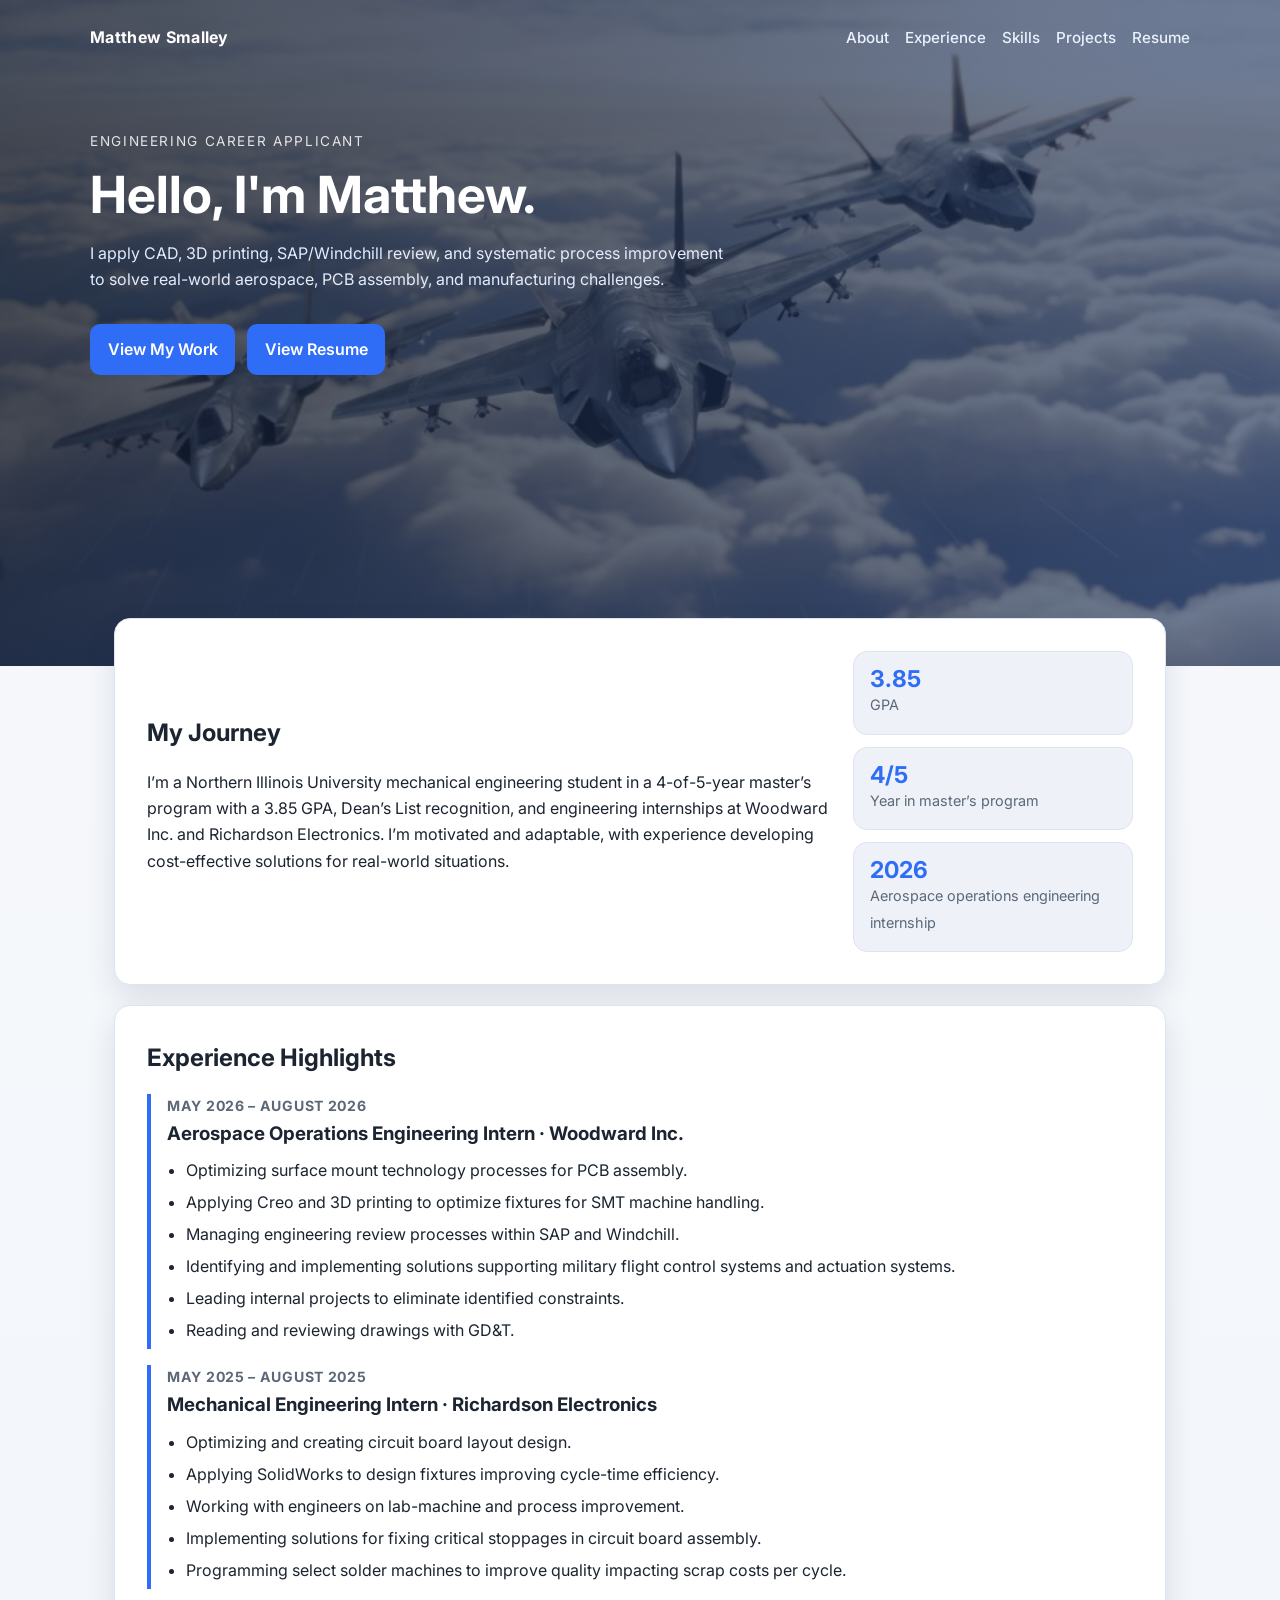
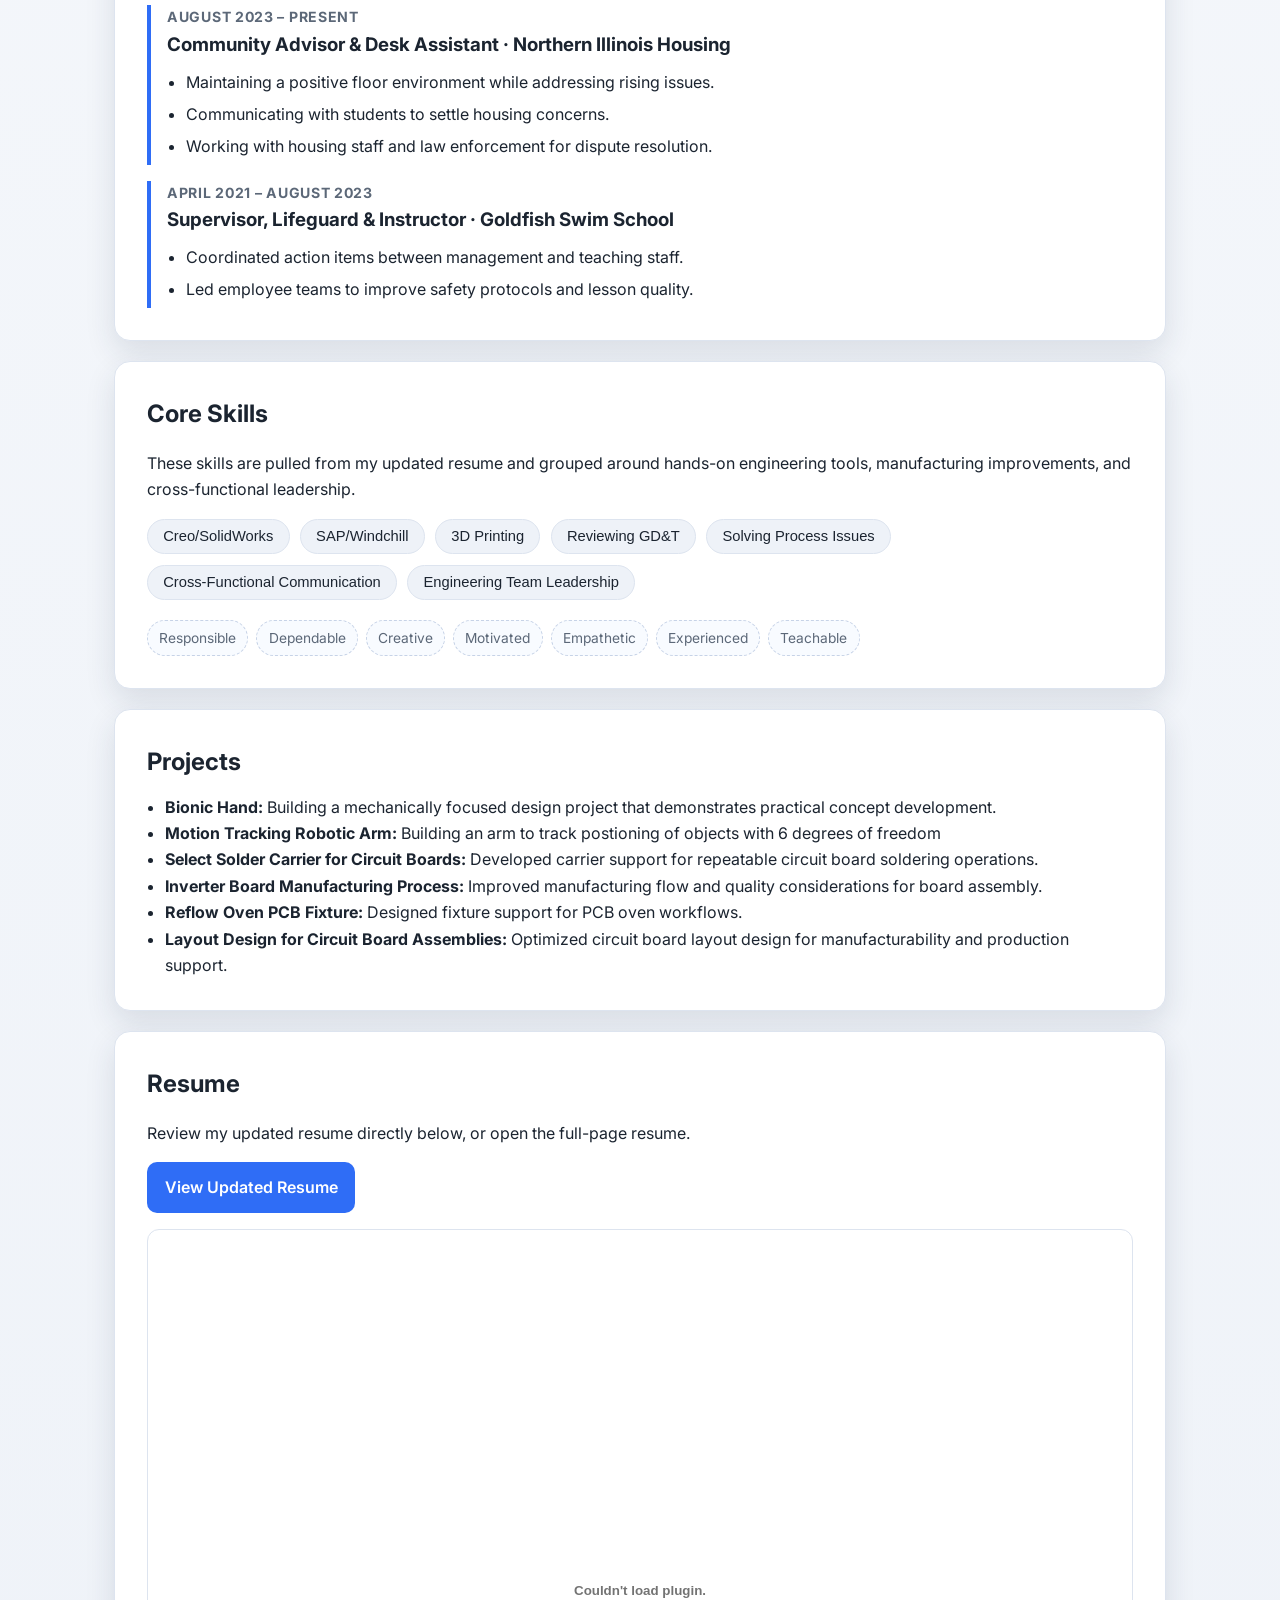
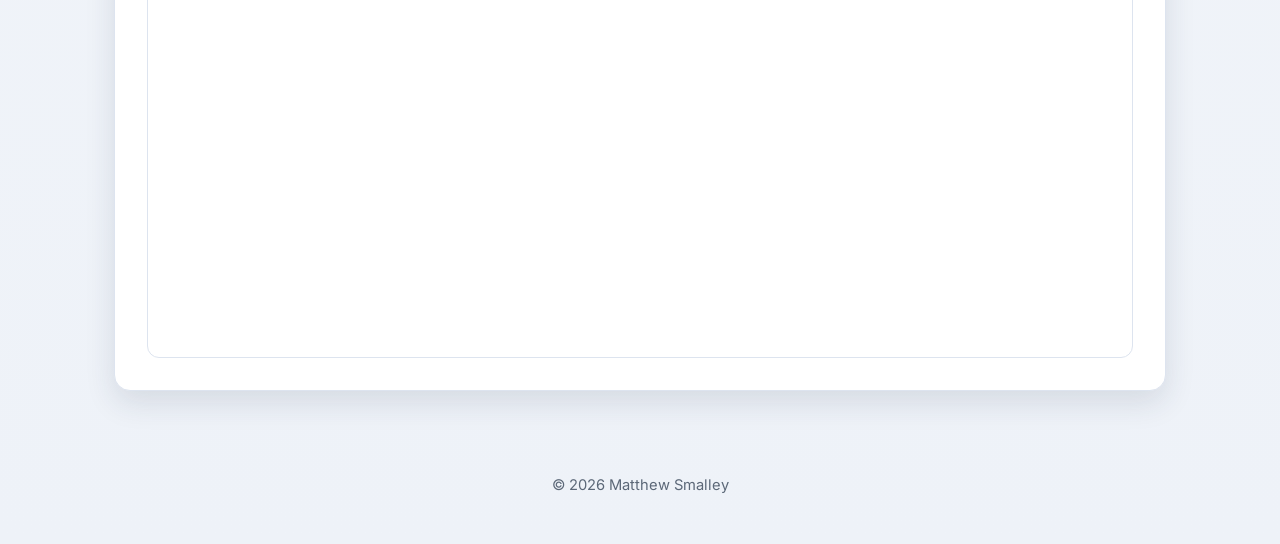
<file: index.html>
<!DOCTYPE html>
<html lang="en">
<head>
  <meta charset="UTF-8">
  <meta name="viewport" content="width=device-width, initial-scale=1.0">
  <title>Matthew Smalley | Mechanical Engineering Portfolio</title>
  <link rel="preconnect" href="https://fonts.googleapis.com">
  <link rel="preconnect" href="https://fonts.gstatic.com" crossorigin>
  <link href="https://fonts.googleapis.com/css2?family=Inter:wght@400;500;600;700;800&display=swap" rel="stylesheet">
  <link rel="stylesheet" href="styles.css">
</head>
<body>
  <header class="hero" id="top">
    <nav class="top-nav">
      <a class="brand" href="#top">Matthew Smalley</a>
      <button id="menu-btn" class="menu-btn" aria-expanded="false" aria-controls="side-menu">Menu</button>
      <ul id="side-menu" class="nav-links">
        <li><a href="#about">About</a></li>
        <li><a href="#experience">Experience</a></li>
        <li><a href="#skills">Skills</a></li>
        <li><a href="#projects">Projects</a></li>
        <li><a href="#resume">Resume</a></li>
      </ul>
    </nav>

    <div class="hero-content">
      <p class="eyebrow">Engineering Career Applicant</p>
      <h1>Hello, I'm Matthew.</h1>
      <p class="lead">I apply CAD, 3D printing, SAP/Windchill review, and systematic process improvement to solve real-world aerospace, PCB assembly, and manufacturing challenges.</p>
      <div class="hero-actions">
        <a class="btn" href="#projects">View My Work</a>
        <a class="btn btn-secondary" href="resume.html" target="_blank" rel="noopener">View Resume</a>
      </div>
    </div>
  </header>

  <main>
    <section id="about" class="card intro-card">
      <div>
        <h2>My Journey</h2>
        <p>
          I’m a Northern Illinois University mechanical engineering student in a 4-of-5-year master’s program with a 3.85 GPA, Dean’s List recognition, and engineering internships at Woodward Inc. and Richardson Electronics. I’m motivated and adaptable, with experience developing cost-effective solutions for real-world situations.
        </p>
      </div>
      <ul class="stat-list" aria-label="Resume highlights">
        <li><strong>3.85</strong><span>GPA</span></li>
        <li><strong>4/5</strong><span>Year in master’s program</span></li>
        <li><strong>2026</strong><span>Aerospace operations engineering internship</span></li>
      </ul>
    </section>

    <section id="experience" class="card">
      <h2>Experience Highlights</h2>
      <div class="timeline">
        <article>
          <p class="timeline-date">May 2026 – August 2026</p>
          <h3>Aerospace Operations Engineering Intern · Woodward Inc.</h3>
          <ul class="experience-list">
            <li>Optimizing surface mount technology processes for PCB assembly.</li>
            <li>Applying Creo and 3D printing to optimize fixtures for SMT machine handling.</li>
            <li>Managing engineering review processes within SAP and Windchill.</li>
            <li>Identifying and implementing solutions supporting military flight control systems and actuation systems.</li>
            <li>Leading internal projects to eliminate identified constraints.</li>
            <li>Reading and reviewing drawings with GD&amp;T.</li>
          </ul>
        </article>
        <article>
          <p class="timeline-date">May 2025 – August 2025</p>
          <h3>Mechanical Engineering Intern · Richardson Electronics</h3>
          <ul class="experience-list">
            <li>Optimizing and creating circuit board layout design.</li>
            <li>Applying SolidWorks to design fixtures improving cycle-time efficiency.</li>
            <li>Working with engineers on lab-machine and process improvement.</li>
            <li>Implementing solutions for fixing critical stoppages in circuit board assembly.</li>
            <li>Programming select solder machines to improve quality impacting scrap costs per cycle.</li>
          </ul>
        </article>
        <article>
          <p class="timeline-date">August 2023 – Present</p>
          <h3>Community Advisor & Desk Assistant · Northern Illinois Housing</h3>
          <ul class="experience-list">
            <li>Maintaining a positive floor environment while addressing rising issues.</li>
            <li>Communicating with students to settle housing concerns.</li>
            <li>Working with housing staff and law enforcement for dispute resolution.</li>
          </ul>
        </article>
        <article>
          <p class="timeline-date">April 2021 – August 2023</p>
          <h3>Supervisor, Lifeguard & Instructor · Goldfish Swim School</h3>
          <ul class="experience-list">
            <li>Coordinated action items between management and teaching staff.</li>
            <li>Led employee teams to improve safety protocols and lesson quality.</li>
          </ul>
        </article>
      </div>
    </section>

    <section id="skills" class="card">
      <h2>Core Skills</h2>
      <p>These skills are pulled from my updated resume and grouped around hands-on engineering tools, manufacturing improvements, and cross-functional leadership.</p>
      <ul class="grid-list">
        <li><button class="chip" onclick="openModal('Creo-SolidWorks')">Creo/SolidWorks</button></li>
        <li><button class="chip" onclick="openModal('SAP-Windchill')">SAP/Windchill</button></li>
        <li><button class="chip" onclick="openModal('Printing')">3D Printing</button></li>
        <li><button class="chip" onclick="openModal('GDT')">Reviewing GD&amp;T</button></li>
        <li><button class="chip" onclick="openModal('Process-Issues')">Solving Process Issues</button></li>
        <li><button class="chip" onclick="openModal('Cross-Functional')">Cross-Functional Communication</button></li>
        <li><button class="chip" onclick="openModal('Engineering-Leadership')">Engineering Team Leadership</button></li>
      </ul>
      <div class="traits">
        <span>Responsible</span>
        <span>Dependable</span>
        <span>Creative</span>
        <span>Motivated</span>
        <span>Empathetic</span>
        <span>Experienced</span>
        <span>Teachable</span>
      </div>
    </section>

    <section id="projects" class="card">
      <h2>Projects</h2>
      <ul class="project-list">
        <li><strong>Bionic Hand:</strong> Building a mechanically focused design project that demonstrates practical concept development.</li>
        <li><strong>Motion Tracking Robotic Arm:</strong> Building an arm to track postioning of objects with 6 degrees of freedom</li>
        <li><strong>Select Solder Carrier for Circuit Boards:</strong> Developed carrier support for repeatable circuit board soldering operations.</li>
        <li><strong>Inverter Board Manufacturing Process:</strong> Improved manufacturing flow and quality considerations for board assembly.</li>
        <li><strong>Reflow Oven PCB Fixture:</strong> Designed fixture support for PCB oven workflows.</li>
        <li><strong>Layout Design for Circuit Board Assemblies:</strong> Optimized circuit board layout design for manufacturability and production support.</li>
      </ul>
    </section>

    <section id="resume" class="card">
      <h2>Resume</h2>
      <p>Review my updated resume directly below, or open the full-page resume.</p>
      <div class="resume-actions">
        <a href="resume.html" target="_blank" rel="noopener" class="btn">View Updated Resume</a>
      </div>
      <div class="resume-frame-wrap">
        <iframe
          title="Matthew Smalley Resume"
          src="resume.html"
          loading="lazy"
        ></iframe>
      </div>
    </section>
  </main>

  <footer>
    <p>&copy; 2026 Matthew Smalley</p>
  </footer>

  <div id="skillModal" class="modal" aria-hidden="true" role="dialog" aria-labelledby="modalTitle">
    <div class="modal-card">
      <button class="modal-close" onclick="closeModal()" aria-label="Close">&times;</button>
      <h3 id="modalTitle"></h3>
      <p id="modalContent"></p>
    </div>
  </div>

  <script src="scripts.js"></script>
</body>
</html>
</file>
<file: styles.css>
:root {
  --bg: #f3f5f9;
  --surface: #ffffff;
  --surface-alt: #eef2f8;
  --text: #1b2430;
  --muted: #5c6878;
  --primary: #2f6df6;
  --primary-dark: #1e56d3;
  --border: #dde4ef;
  --shadow: 0 12px 30px rgba(31, 46, 77, 0.12);
}

* {
  box-sizing: border-box;
}

body {
  margin: 0;
  font-family: 'Inter', system-ui, -apple-system, BlinkMacSystemFont, 'Segoe UI', sans-serif;
  background: linear-gradient(180deg, #f7f9fc 0%, #eef2f8 100%);
  color: var(--text);
  line-height: 1.65;
}

.hero {
  min-height: 74vh;
  background:
    linear-gradient(120deg, rgba(18, 26, 43, 0.72), rgba(38, 64, 115, 0.62)),
    url('Fighter_Jet.jpg') center/cover no-repeat;
  padding: 1.5rem 1.5rem 5rem;
  color: #fff;
}

.top-nav {
  max-width: 1100px;
  margin: 0 auto;
  display: flex;
  align-items: center;
  justify-content: space-between;
  gap: 1rem;
}

.brand {
  color: #fff;
  text-decoration: none;
  font-weight: 700;
  letter-spacing: 0.02em;
}

.nav-links {
  display: flex;
  align-items: center;
  gap: 1rem;
  list-style: none;
  margin: 0;
  padding: 0;
}

.nav-links a {
  color: #eaf1ff;
  text-decoration: none;
  font-weight: 500;
  font-size: 0.95rem;
}

.nav-links a:hover {
  color: #fff;
}

.menu-btn {
  display: none;
}

.hero-content {
  max-width: 1100px;
  margin: 5rem auto 0;
}

.eyebrow {
  font-size: 0.85rem;
  text-transform: uppercase;
  letter-spacing: 0.12em;
  opacity: 0.85;
  margin-bottom: 0.75rem;
}

h1 {
  font-size: clamp(2rem, 4vw, 3.25rem);
  line-height: 1.15;
  margin: 0;
}

.lead {
  max-width: 650px;
  margin-top: 1rem;
  margin-bottom: 2rem;
  color: #e3ecff;
}

.hero-actions {
  display: flex;
  flex-wrap: wrap;
  gap: 0.75rem;
}

.btn-secondary {
  background: rgba(255, 255, 255, 0.14);
  border: 1px solid rgba(255, 255, 255, 0.45);
}

.btn-secondary:hover {
  background: rgba(255, 255, 255, 0.22);
}

main {
  max-width: 1100px;
  margin: -3rem auto 3rem;
  padding: 0 1.5rem;
}

.card {
  background: var(--surface);
  border: 1px solid var(--border);
  border-radius: 16px;
  box-shadow: var(--shadow);
  padding: 2rem;
  margin-bottom: 1.25rem;
}

h2 {
  font-size: 1.5rem;
  margin-top: 0;
  margin-bottom: 0.75rem;
}

.btn {
  display: inline-flex;
  align-items: center;
  justify-content: center;
  background: var(--primary);
  color: #fff;
  border: 0;
  border-radius: 10px;
  padding: 0.75rem 1.1rem;
  text-decoration: none;
  font-weight: 600;
  transition: background 0.2s ease, transform 0.2s ease;
  cursor: pointer;
}

.btn:hover {
  background: var(--primary-dark);
  transform: translateY(-1px);
}

.intro-card {
  display: grid;
  grid-template-columns: minmax(0, 1fr) 280px;
  gap: 1.5rem;
  align-items: center;
}

.stat-list {
  display: grid;
  gap: 0.75rem;
  list-style: none;
  margin: 0;
  padding: 0;
}

.stat-list li {
  background: var(--surface-alt);
  border: 1px solid var(--border);
  border-radius: 14px;
  padding: 1rem;
}

.stat-list strong {
  display: block;
  color: var(--primary);
  font-size: 1.45rem;
  line-height: 1;
}

.stat-list span {
  color: var(--muted);
  font-size: 0.9rem;
}

.timeline {
  display: grid;
  gap: 1rem;
  margin-top: 1rem;
}

.timeline article {
  border-left: 4px solid var(--primary);
  padding-left: 1rem;
}

.timeline h3 {
  margin: 0.1rem 0 0.35rem;
}

.timeline p {
  margin: 0;
}

.experience-list {
  margin: 0.5rem 0 0;
  padding-left: 1.2rem;
}

.experience-list li {
  margin-bottom: 0.35rem;
}

.timeline-date {
  color: var(--muted);
  font-size: 0.88rem;
  font-weight: 700;
  text-transform: uppercase;
  letter-spacing: 0.05em;
}

.grid-list {
  list-style: none;
  padding: 0;
  margin: 1rem 0 0;
  display: flex;
  flex-wrap: wrap;
  gap: 0.65rem;
}

.chip {
  background: var(--surface-alt);
  border: 1px solid var(--border);
  color: var(--text);
  border-radius: 999px;
  padding: 0.55rem 0.95rem;
  font-size: 0.92rem;
  cursor: pointer;
}

.chip:hover {
  border-color: #bcc8dc;
}

.traits {
  display: flex;
  flex-wrap: wrap;
  gap: 0.5rem;
  margin-top: 1.25rem;
}

.traits span {
  background: #f8fbff;
  border: 1px dashed #c7d3e7;
  border-radius: 999px;
  color: var(--muted);
  font-size: 0.86rem;
  padding: 0.35rem 0.7rem;
}

.project-list {
  margin: 0.5rem 0 0;
  padding-left: 1.1rem;
}

.resume-actions {
  margin: 1rem 0;
}

.resume-frame-wrap {
  border: 1px solid var(--border);
  border-radius: 12px;
  overflow: hidden;
  background: #fff;
}

.resume-frame-wrap iframe {
  width: 100%;
  height: min(80vh, 820px);
  border: 0;
}

footer {
  text-align: center;
  color: var(--muted);
  font-size: 0.92rem;
  padding: 1.2rem 1rem 2rem;
}

.modal {
  position: fixed;
  inset: 0;
  background: rgba(14, 21, 32, 0.58);
  display: none;
  place-items: center;
  padding: 1rem;
  z-index: 20;
}

.modal.open {
  display: grid;
}

.modal-card {
  width: min(95vw, 430px);
  background: #fff;
  border-radius: 14px;
  border: 1px solid var(--border);
  box-shadow: var(--shadow);
  padding: 1.25rem 1.25rem 1rem;
  position: relative;
}

.modal-close {
  position: absolute;
  top: 0.25rem;
  right: 0.45rem;
  background: transparent;
  border: none;
  font-size: 1.6rem;
  line-height: 1;
  color: #47576d;
  cursor: pointer;
}

@media (max-width: 860px) {
  .menu-btn {
    display: inline-flex;
    border: 1px solid rgba(255, 255, 255, 0.35);
    background: transparent;
    color: #fff;
    border-radius: 8px;
    padding: 0.45rem 0.8rem;
    cursor: pointer;
  }

  .nav-links {
    position: fixed;
    top: 64px;
    right: 1rem;
    background: #19253c;
    border: 1px solid rgba(255, 255, 255, 0.14);
    border-radius: 12px;
    min-width: 180px;
    padding: 0.7rem;
    flex-direction: column;
    align-items: flex-start;
    gap: 0.65rem;
    box-shadow: 0 16px 35px rgba(7, 12, 22, 0.45);
    opacity: 0;
    visibility: hidden;
    transform: translateY(-8px);
    transition: 0.2s ease;
  }

  .nav-links.active {
    opacity: 1;
    visibility: visible;
    transform: translateY(0);
  }

  .hero-content {
    margin-top: 3rem;
  }

  .intro-card {
    grid-template-columns: 1fr;
  }
}

.resume-page {
  background: #dfe3ea;
  padding: 1rem;
}

.resume-sheet {
  max-width: 1000px;
  margin: 0 auto;
  background: #f7f7f7;
  border-radius: 0 24px 24px 0;
  display: grid;
  grid-template-columns: minmax(0, 1.35fr) minmax(280px, 0.8fr);
  gap: 2rem;
  padding: 1.5rem;
  box-shadow: 0 10px 30px rgba(15, 23, 42, 0.15);
}

.resume-sheet h1 {
  color: #0d0d0d;
  font-size: clamp(2.25rem, 5vw, 3.2rem);
}

.resume-header p {
  font-size: 1.2rem;
  margin: 0.25rem 0 0;
}

.resume-sheet h2 {
  border-bottom: 1px solid #222;
  padding-bottom: 0.35rem;
}

.resume-sheet h3,
.resume-sheet p,
.resume-sheet li {
  font-size: 0.92rem;
}

.resume-entry {
  margin-bottom: 1.25rem;
}

.resume-entry h3,
.resume-sidebar h3 {
  margin: 0.2rem 0 0.5rem;
}

.resume-date {
  color: #1f2937;
  margin-bottom: 0.2rem;
}

.resume-sheet ul {
  margin: 0.5rem 0 0;
  padding-left: 1rem;
}

.resume-sheet li {
  margin-bottom: 0.45rem;
}

.resume-sidebar {
  background: #eeeeef;
  border-radius: 0 24px 24px 0;
  padding: 1rem 1.25rem;
}

.resume-summary {
  margin-top: 0;
}

.check-list {
  list-style: none;
  padding-left: 0 !important;
}

.check-list li::before {
  content: '✓';
  margin-right: 0.75rem;
}

@media (max-width: 760px) {
  .resume-sheet {
    grid-template-columns: 1fr;
  }

  .resume-sidebar {
    border-radius: 16px;
  }
}
</file>
